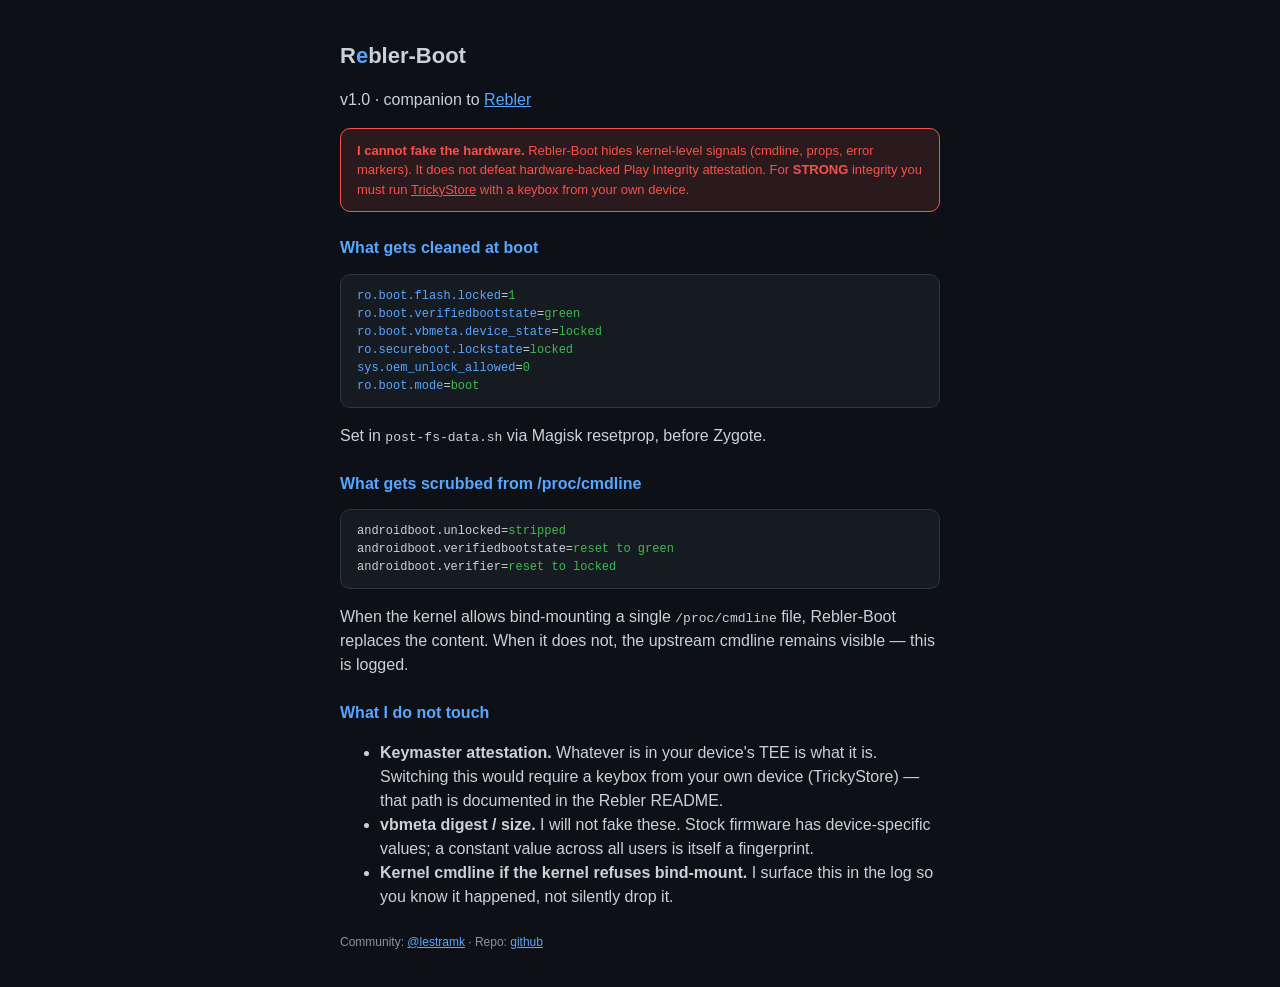
<file: companion/boot/webroot/index.html>
<!DOCTYPE html>
<html lang="en">
<head>
<meta charset="UTF-8">
<meta name="viewport" content="width=device-width, initial-scale=1.0">
<title>Rebler-Boot</title>
<style>
body {
  font-family: -apple-system, BlinkMacSystemFont, 'Segoe UI', Roboto, sans-serif;
  background: #0d1117; color: #c9d1d9; margin: 0; padding: 24px;
  line-height: 1.5;
}
.app { max-width: 600px; margin: 0 auto; }
h1 { font-size: 22px; }
h2 { font-size: 16px; margin-top: 24px; color: #58a6ff; }
.banner {
  background: rgba(210,153,34,0.12); color: #d29922;
  border: 1px solid #d29922; border-radius: 10px;
  padding: 12px 16px; margin: 12px 0; font-size: 13px;
}
.banner.warn { background: rgba(248,81,73,0.12); color: #f85149;
  border-color: #f85149; }
.card {
  background: #161b22; border: 1px solid #30363d; border-radius: 10px;
  padding: 12px 16px; margin: 10px 0; font-family: 'SF Mono', monospace;
  font-size: 12px;
}
.k { color: #58a6ff; }
.v { color: #3fb950; }
</style>
</head>
<body>
<div class="app">
  <h1>R<em style="color:#58a6ff;font-style:normal">e</em>bler-Boot</h1>
  <p>v1.0 &middot; companion to <a href="https://github.com/who-lee/Rebler" style="color:#58a6ff">Rebler</a></p>

  <div class="banner warn">
    <strong>I cannot fake the hardware.</strong> Rebler-Boot hides kernel-level
    signals (cmdline, props, error markers). It does not defeat hardware-backed
    Play Integrity attestation. For <strong>STRONG</strong> integrity you must
    run <a href="https://github.com/5ec1cff/TrickyStore" style="color:#f85149">TrickyStore</a>
    with a keybox from your own device.
  </div>

  <h2>What gets cleaned at boot</h2>
  <div class="card">
    <div><span class="k">ro.boot.flash.locked</span>=<span class="v">1</span></div>
    <div><span class="k">ro.boot.verifiedbootstate</span>=<span class="v">green</span></div>
    <div><span class="k">ro.boot.vbmeta.device_state</span>=<span class="v">locked</span></div>
    <div><span class="k">ro.secureboot.lockstate</span>=<span class="v">locked</span></div>
    <div><span class="k">sys.oem_unlock_allowed</span>=<span class="v">0</span></div>
    <div><span class="k">ro.boot.mode</span>=<span class="v">boot</span></div>
  </div>
  <p>Set in <code>post-fs-data.sh</code> via Magisk resetprop, before Zygote.</p>

  <h2>What gets scrubbed from /proc/cmdline</h2>
  <div class="card">
    <div>androidboot.unlocked=<span class="v">stripped</span></div>
    <div>androidboot.verifiedbootstate=<span class="v">reset to green</span></div>
    <div>androidboot.verifier=<span class="v">reset to locked</span></div>
  </div>
  <p>When the kernel allows bind-mounting a single <code>/proc/cmdline</code> file,
  Rebler-Boot replaces the content. When it does not, the upstream cmdline remains
  visible — this is logged.</p>

  <h2>What I do not touch</h2>
  <ul>
    <li><strong>Keymaster attestation.</strong> Whatever is in your device's TEE
    is what it is. Switching this would require a keybox from your own device
    (TrickyStore) — that path is documented in the Rebler README.</li>
    <li><strong>vbmeta digest / size.</strong> I will not fake these. Stock
    firmware has device-specific values; a constant value across all users is
    itself a fingerprint.</li>
    <li><strong>Kernel cmdline if the kernel refuses bind-mount.</strong> I
    surface this in the log so you know it happened, not silently drop it.</li>
  </ul>

  <p style="margin-top:24px;color:#8b949e;font-size:12px">
    Community: <a href="https://t.me/lestramk" style="color:#58a6ff">@lestramk</a>
    &middot; Repo: <a href="https://github.com/who-lee/Rebler" style="color:#58a6ff">github</a>
  </p>
</div>
</body>
</html>
</file>
